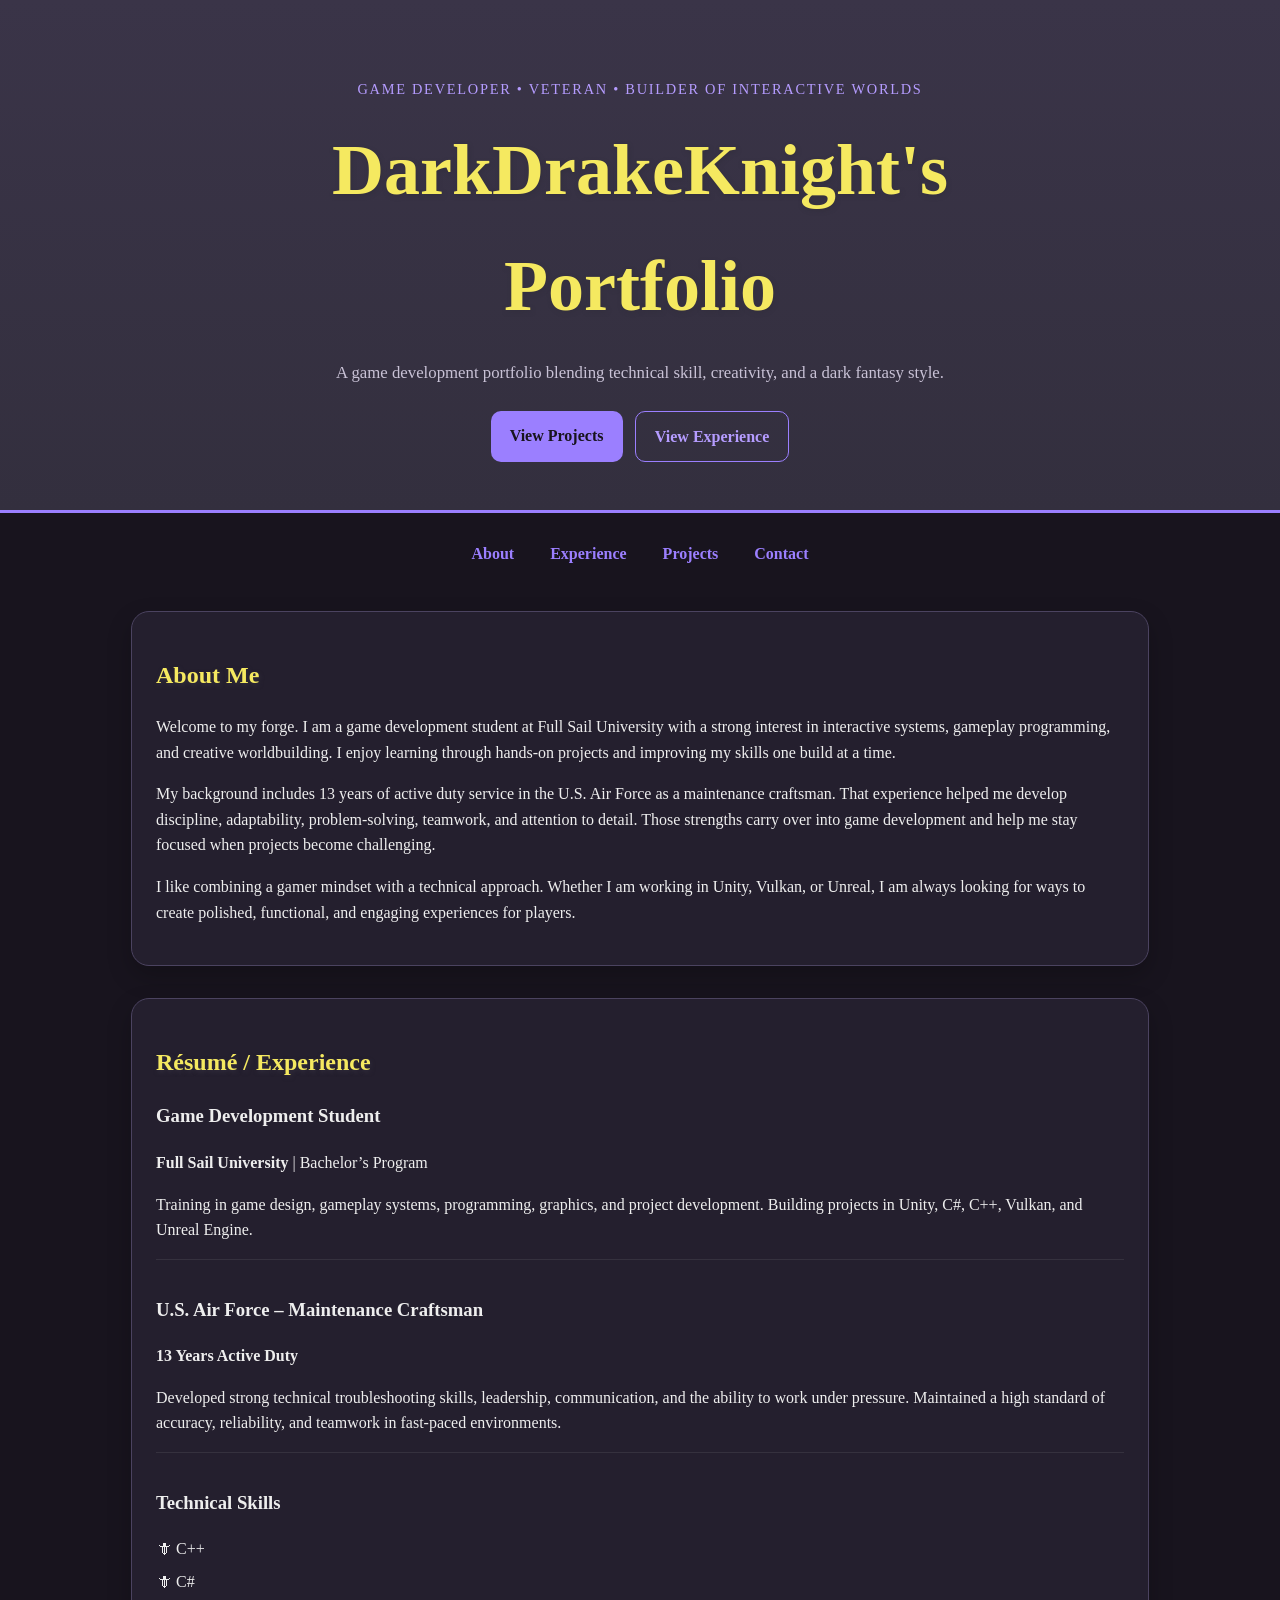
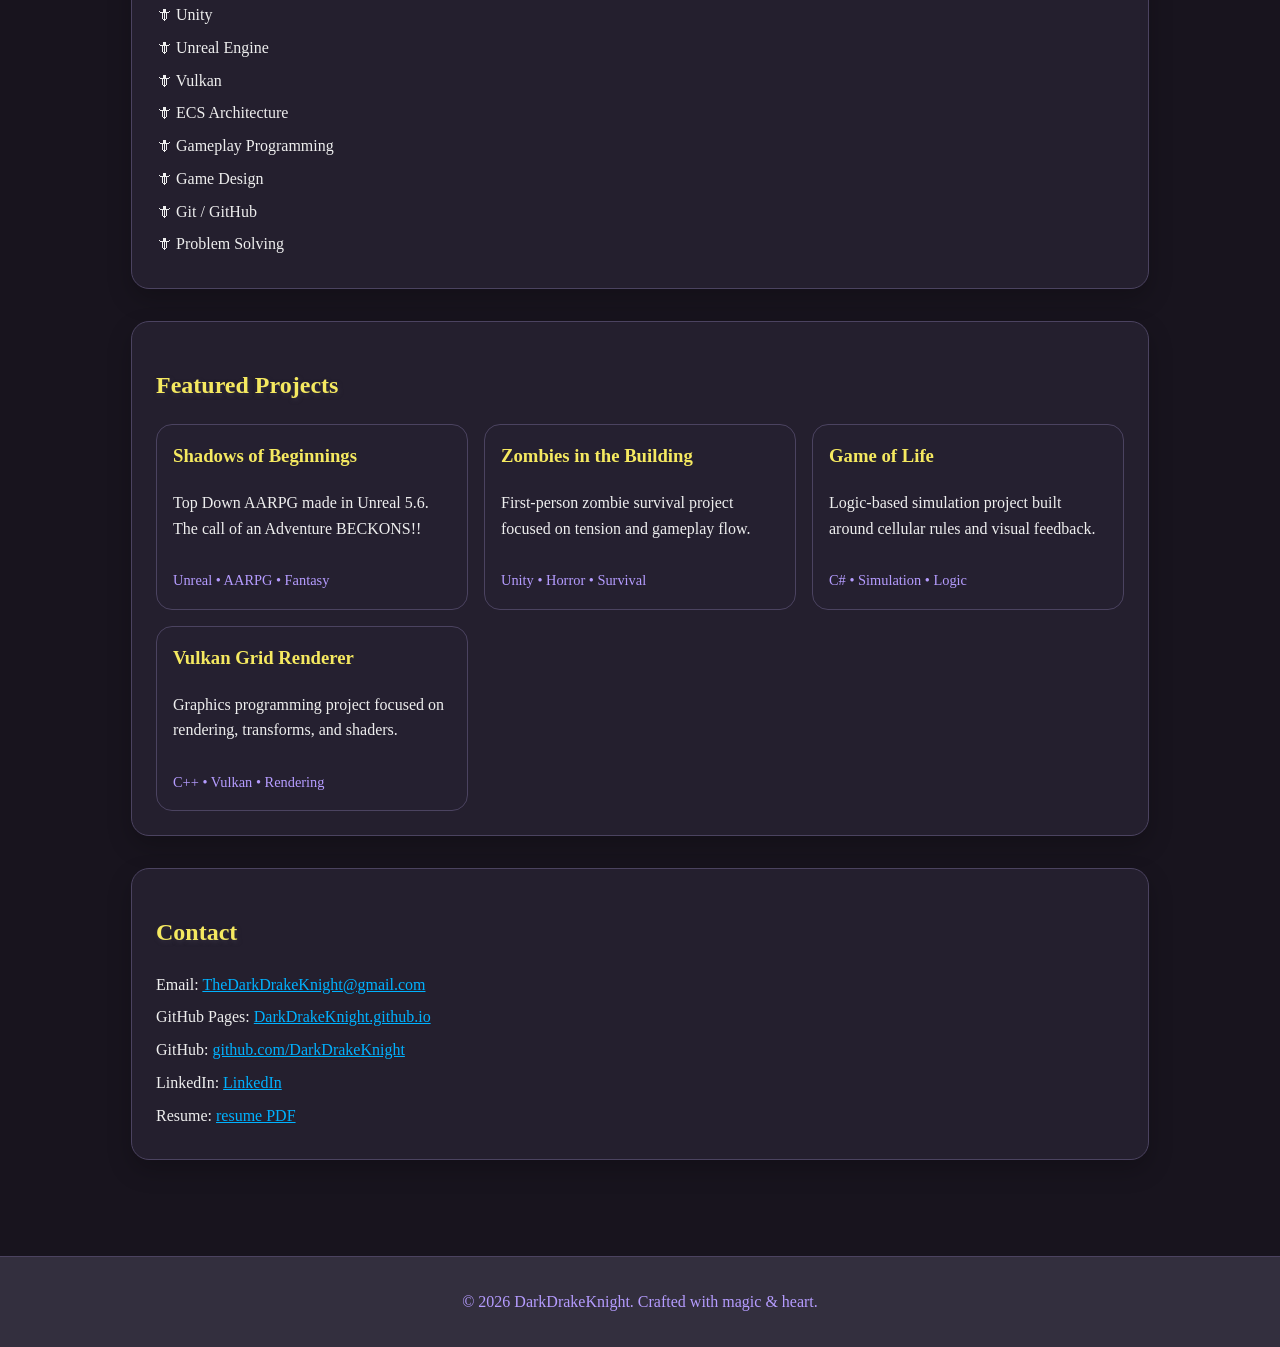
<file: index.html>
<!DOCTYPE html>
<html lang="en">
<head>
  <meta charset="UTF-8">
  <title>DarkDrakeKnight | Game Developer Portfolio</title>
  <link rel="stylesheet" href="style.css">
  <meta name="viewport" content="width=device-width, initial-scale=1.0">
</head>
<body>
  <header class="hero">
    <div class="hero-content">
      <p class="eyebrow">Game Developer • Veteran • Builder of Interactive Worlds</p>
      <h1>DarkDrakeKnight's Portfolio</h1>
      <p class="hero-subtitle">
        A game development portfolio blending technical skill, creativity, and a dark fantasy style.
      </p>
      <div class="hero-buttons">
        <a class="button" href="projects.html">View Projects</a>
        <a class="button secondary" href="#resume">View Experience</a>
      </div>
    </div>
  </header>

  <nav>
    <a href="#about">About</a>
    <a href="#resume">Experience</a>
    <a href="projects.html">Projects</a>
    <a href="#contact">Contact</a>
  </nav>

  <main>
    <section id="about" class="panel">
      <h2>About Me</h2>
      <p>
        Welcome to my forge. I am a game development student at Full Sail University with a strong interest in
        interactive systems, gameplay programming, and creative worldbuilding. I enjoy learning through hands-on
        projects and improving my skills one build at a time.
      </p>
      <p>
        My background includes 13 years of active duty service in the U.S. Air Force as a maintenance craftsman.
        That experience helped me develop discipline, adaptability, problem-solving, teamwork, and attention to detail.
        Those strengths carry over into game development and help me stay focused when projects become challenging.
      </p>
      <p>
        I like combining a gamer mindset with a technical approach. Whether I am working in Unity, Vulkan, or Unreal,
        I am always looking for ways to create polished, functional, and engaging experiences for players.
      </p>
    </section>

    <section id="resume" class="panel">
      <h2>Résumé / Experience</h2>
      <div class="resume-block">
        <h3>Game Development Student</h3>
        <p><strong>Full Sail University</strong> | Bachelor’s Program</p>
        <p>
          Training in game design, gameplay systems, programming, graphics, and project development.
          Building projects in Unity, C#, C++, Vulkan, and Unreal Engine.
        </p>
      </div>

      <div class="resume-block">
        <h3>U.S. Air Force – Maintenance Craftsman</h3>
        <p><strong>13 Years Active Duty</strong></p>
        <p>
          Developed strong technical troubleshooting skills, leadership, communication, and the ability to work under pressure.
          Maintained a high standard of accuracy, reliability, and teamwork in fast-paced environments.
        </p>
      </div>

      <div class="resume-block">
        <h3>Technical Skills</h3>
        <ul class="skill-list">
          <li>C++</li>
          <li>C#</li>
          <li>Unity</li>
          <li>Unreal Engine</li>
          <li>Vulkan</li>
          <li>ECS Architecture</li>
          <li>Gameplay Programming</li>
          <li>Game Design</li>
          <li>Git / GitHub</li>
          <li>Problem Solving</li>
        </ul>
      </div>
    </section>

    <section id="featured-projects" class="panel">
      <h2>Featured Projects</h2>
      <div class="project-grid">
        <a class="project-card" href="projects/shadows-of-beginnings.html">
          <h3>Shadows of Beginnings</h3>
          <p>Top Down AARPG made in Unreal 5.6. The call of an Adventure BECKONS!!</p>
          <span>Unreal • AARPG • Fantasy</span>
        </a>
        
        <a class="project-card" href="projects/zombies-in-the-building.html">
          <h3>Zombies in the Building</h3>
          <p>First-person zombie survival project focused on tension and gameplay flow.</p>
          <span>Unity • Horror • Survival</span>
        </a>

        <a class="project-card" href="projects/game-of-life.html">
          <h3>Game of Life</h3>
          <p>Logic-based simulation project built around cellular rules and visual feedback.</p>
          <span>C# • Simulation • Logic</span>
        </a>

        <a class="project-card" href="projects/vulkan-line-drawing.html">
          <h3>Vulkan Grid Renderer</h3>
          <p>Graphics programming project focused on rendering, transforms, and shaders.</p>
          <span>C++ • Vulkan • Rendering</span>
        </a>
      </div>
    </section>

    <section id="contact" class="panel">
      <h2>Contact</h2>
      <ul class="contact-list">
        <li>Email: <a href="mailto:TheDarkDrakeKnight@gmail.com">TheDarkDrakeKnight@gmail.com</a></li>
        <li>GitHub Pages: <a href="https://darkdrakeknight.github.io/TheDarkDrakeKnight/">DarkDrakeKnight.github.io</a></li>
        <li>GitHub: <a href="https://github.com/DarkDrakeKnight">github.com/DarkDrakeKnight</a></li>
        <li>LinkedIn: <a href="https://www.linkedin.com/in/cody-ewest-276292349/">LinkedIn</a></li>
        <li>Resume: <a href="CodyEwestResume.pdf">resume PDF</a></li>
      </ul>
    </section>
  </main>

  <footer>
    <p>&copy; 2026 DarkDrakeKnight. Crafted with magic &amp; heart.</p>
  </footer>
</body>
</html>
</file>
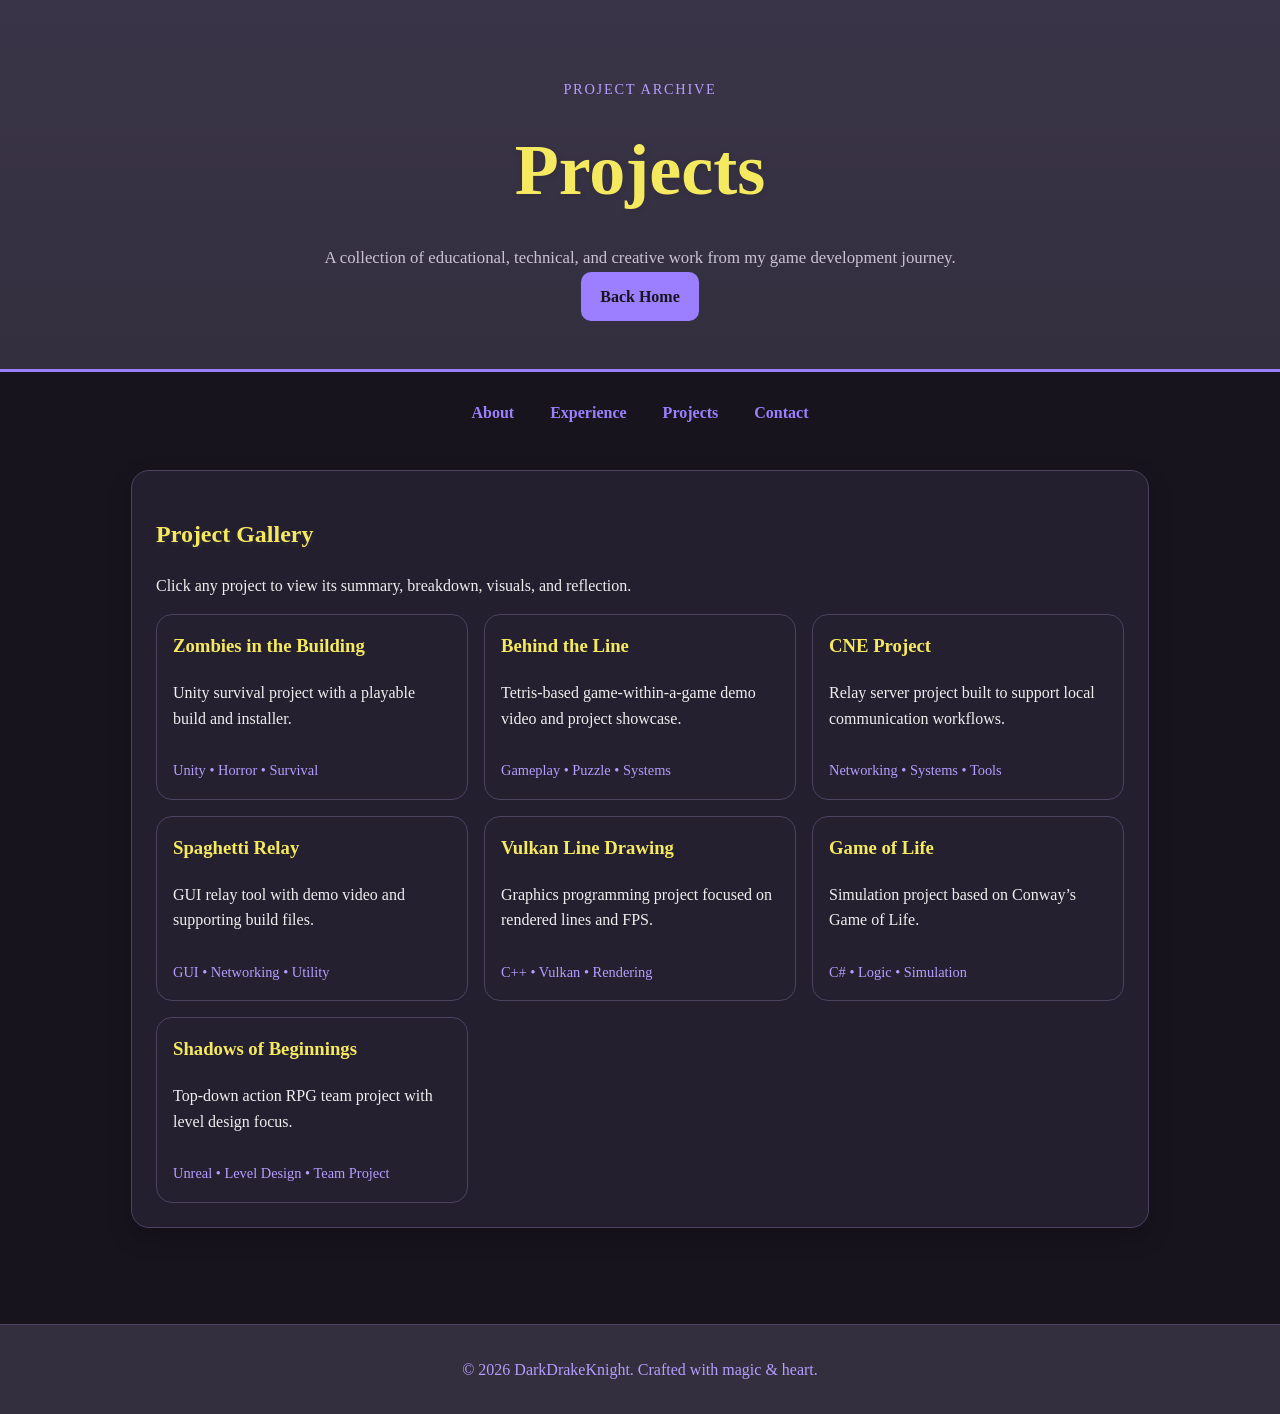
<file: projects.html>
<!DOCTYPE html>
<html lang="en">
<head>
  <meta charset="UTF-8">
  <title>Projects | DarkDrakeKnight's Portfolio</title>
  <link rel="stylesheet" href="style.css">
  <meta name="viewport" content="width=device-width, initial-scale=1.0">
</head>
<body>
  <header class="hero">
    <div class="hero-content">
      <p class="eyebrow">Project Archive</p>
      <h1>Projects</h1>
      <p class="hero-subtitle">
        A collection of educational, technical, and creative work from my game development journey.
      </p>
      <a class="button" href="index.html">Back Home</a>
    </div>
  </header>

  <nav>
    <a href="index.html#about">About</a>
    <a href="index.html#resume">Experience</a>
    <a href="projects.html">Projects</a>
    <a href="index.html#contact">Contact</a>
  </nav>

  <main>
    <section class="panel">
      <h2>Project Gallery</h2>
      <p>Click any project to view its summary, breakdown, visuals, and reflection.</p>

      <div class="project-grid">
        <a class="project-card" href="projects/zombies-in-the-building.html">
          <h3>Zombies in the Building</h3>
          <p>Unity survival project with a playable build and installer.</p>
          <span>Unity • Horror • Survival</span>
        </a>

        <a class="project-card" href="projects/behind-the-line.html">
          <h3>Behind the Line</h3>
          <p>Tetris-based game-within-a-game demo video and project showcase.</p>
          <span>Gameplay • Puzzle • Systems</span>
        </a>

        <a class="project-card" href="projects/cne-project.html">
          <h3>CNE Project</h3>
          <p>Relay server project built to support local communication workflows.</p>
          <span>Networking • Systems • Tools</span>
        </a>

        <a class="project-card" href="projects/spaghetti-relay.html">
          <h3>Spaghetti Relay</h3>
          <p>GUI relay tool with demo video and supporting build files.</p>
          <span>GUI • Networking • Utility</span>
        </a>

        <a class="project-card" href="projects/vulkan-line-drawing.html">
          <h3>Vulkan Line Drawing</h3>
          <p>Graphics programming project focused on rendered lines and FPS.</p>
          <span>C++ • Vulkan • Rendering</span>
        </a>

        <a class="project-card" href="projects/game-of-life.html">
          <h3>Game of Life</h3>
          <p>Simulation project based on Conway’s Game of Life.</p>
          <span>C# • Logic • Simulation</span>
        </a>

        <a class="project-card" href="projects/shadows-of-beginnings.html">
          <h3>Shadows of Beginnings</h3>
          <p>Top-down action RPG team project with level design focus.</p>
          <span>Unreal • Level Design • Team Project</span>
        </a>
      </div>
    </section>
  </main>

  <footer>
    <p>&copy; 2026 DarkDrakeKnight. Crafted with magic &amp; heart.</p>
  </footer>
</body>
</html>
</file>
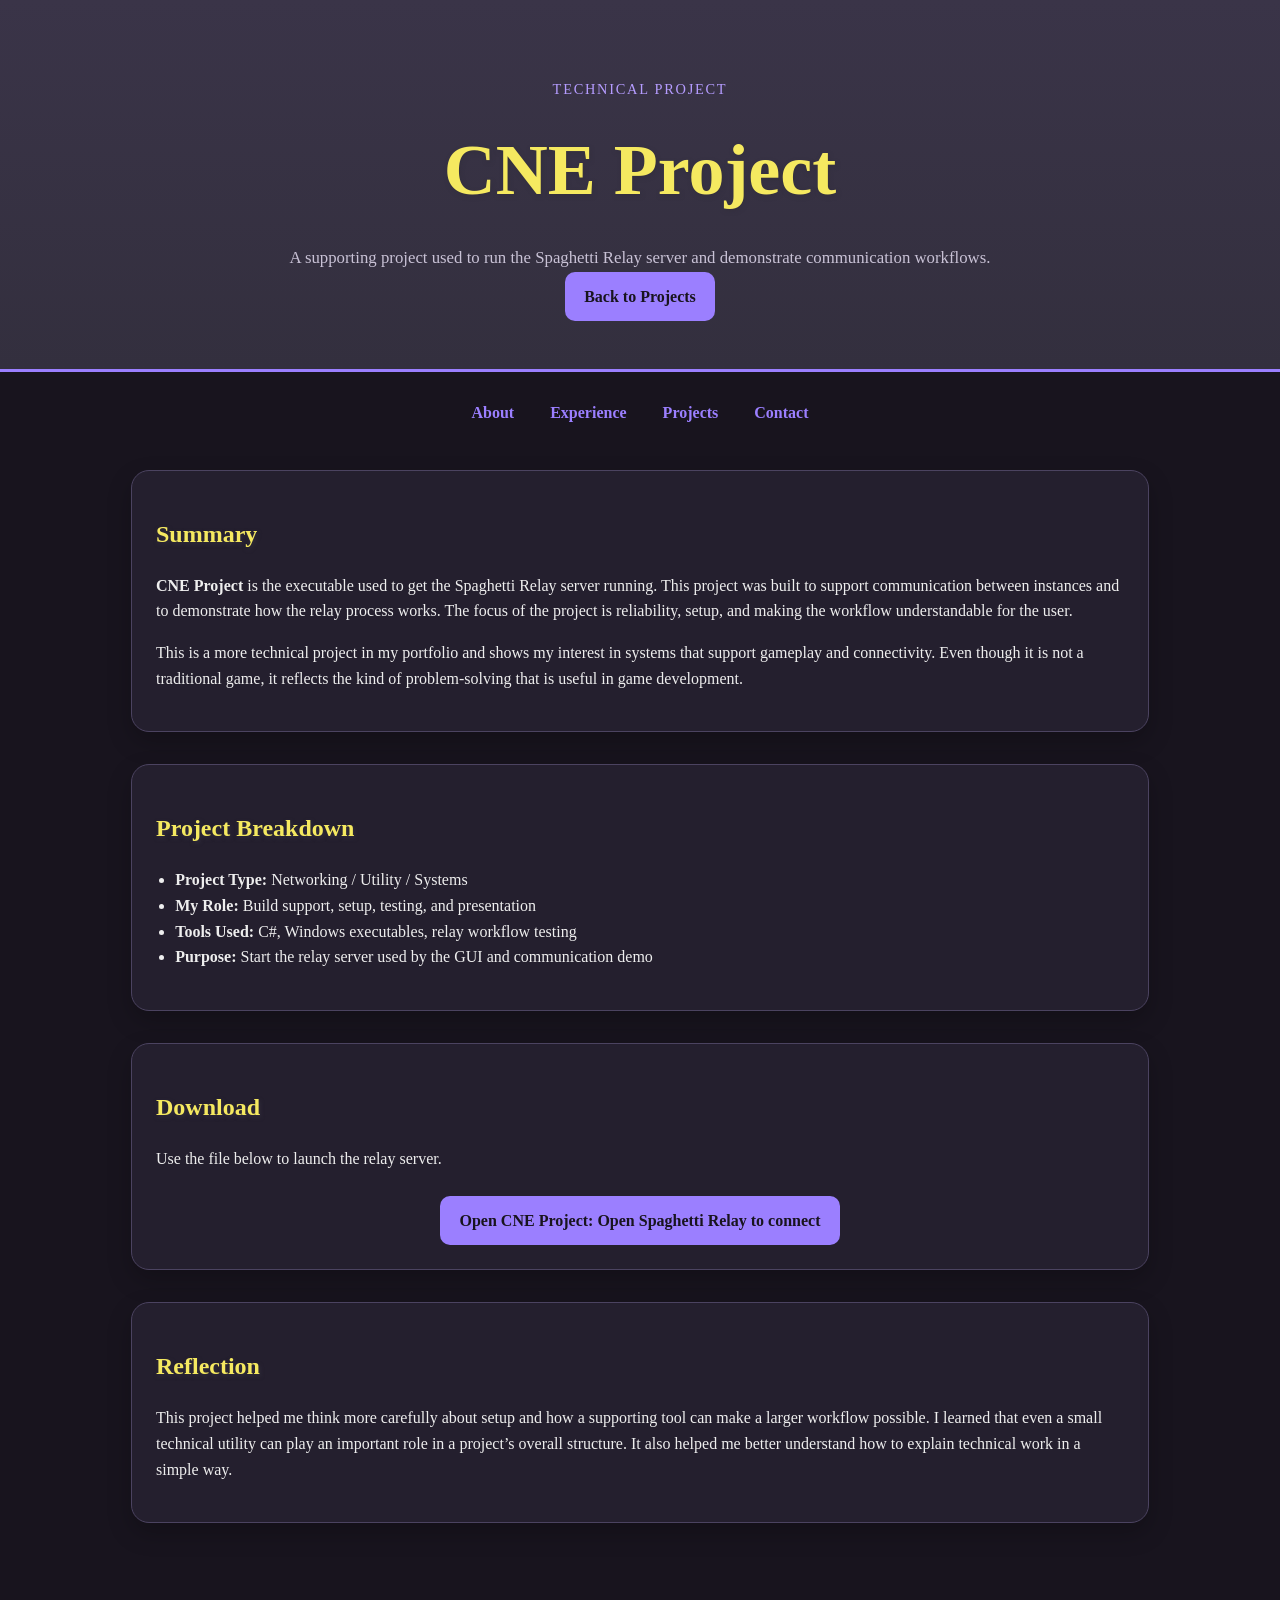
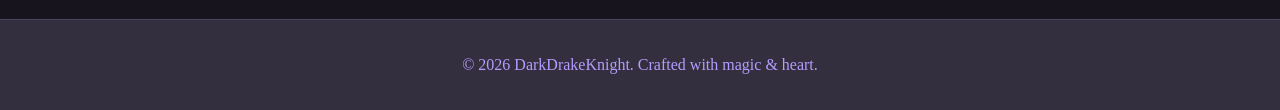
<file: projects/cne-project.html>
<!DOCTYPE html>
<html lang="en">
<head>
  <meta charset="UTF-8">
  <title>CNE Project | DarkDrakeKnight's Portfolio</title>
  <link rel="stylesheet" href="../style.css">
  <meta name="viewport" content="width=device-width, initial-scale=1.0">
</head>
<body>
  <header class="hero">
    <div class="hero-content">
      <p class="eyebrow">Technical Project</p>
      <h1>CNE Project</h1>
      <p class="hero-subtitle">
        A supporting project used to run the Spaghetti Relay server and demonstrate communication workflows.
      </p>
      <a class="button" href="../projects.html">Back to Projects</a>
    </div>
  </header>

  <nav>
    <a href="../index.html#about">About</a>
    <a href="../index.html#resume">Experience</a>
    <a href="../projects.html">Projects</a>
    <a href="../index.html#contact">Contact</a>
  </nav>

  <main>
    <section class="panel">
      <h2>Summary</h2>
      <p>
        <strong>CNE Project</strong> is the executable used to get the Spaghetti Relay server running.
        This project was built to support communication between instances and to demonstrate how the relay process works.
        The focus of the project is reliability, setup, and making the workflow understandable for the user.
      </p>
      <p>
        This is a more technical project in my portfolio and shows my interest in systems that support gameplay and connectivity.
        Even though it is not a traditional game, it reflects the kind of problem-solving that is useful in game development.
      </p>
    </section>

    <section class="panel">
      <h2>Project Breakdown</h2>
      <ul>
        <li><strong>Project Type:</strong> Networking / Utility / Systems</li>
        <li><strong>My Role:</strong> Build support, setup, testing, and presentation</li>
        <li><strong>Tools Used:</strong> C#, Windows executables, relay workflow testing</li>
        <li><strong>Purpose:</strong> Start the relay server used by the GUI and communication demo</li>
      </ul>
    </section>

    <section class="panel">
      <h2>Download</h2>
      <p>Use the file below to launch the relay server.</p>
      <div class="hero-buttons">
        <a class="button" href="../downloads/CNEProject.exe" download>Open CNE Project: Open Spaghetti Relay to connect</a>
      </div>
    </section>

    <section class="panel">
      <h2>Reflection</h2>
      <p>
        This project helped me think more carefully about setup and how a supporting tool can make a larger workflow possible.
        I learned that even a small technical utility can play an important role in a project’s overall structure.
        It also helped me better understand how to explain technical work in a simple way.
      </p>
    </section>
  </main>

  <footer>
    <p>&copy; 2026 DarkDrakeKnight. Crafted with magic &amp; heart.</p>
  </footer>
</body>
</html>
</file>
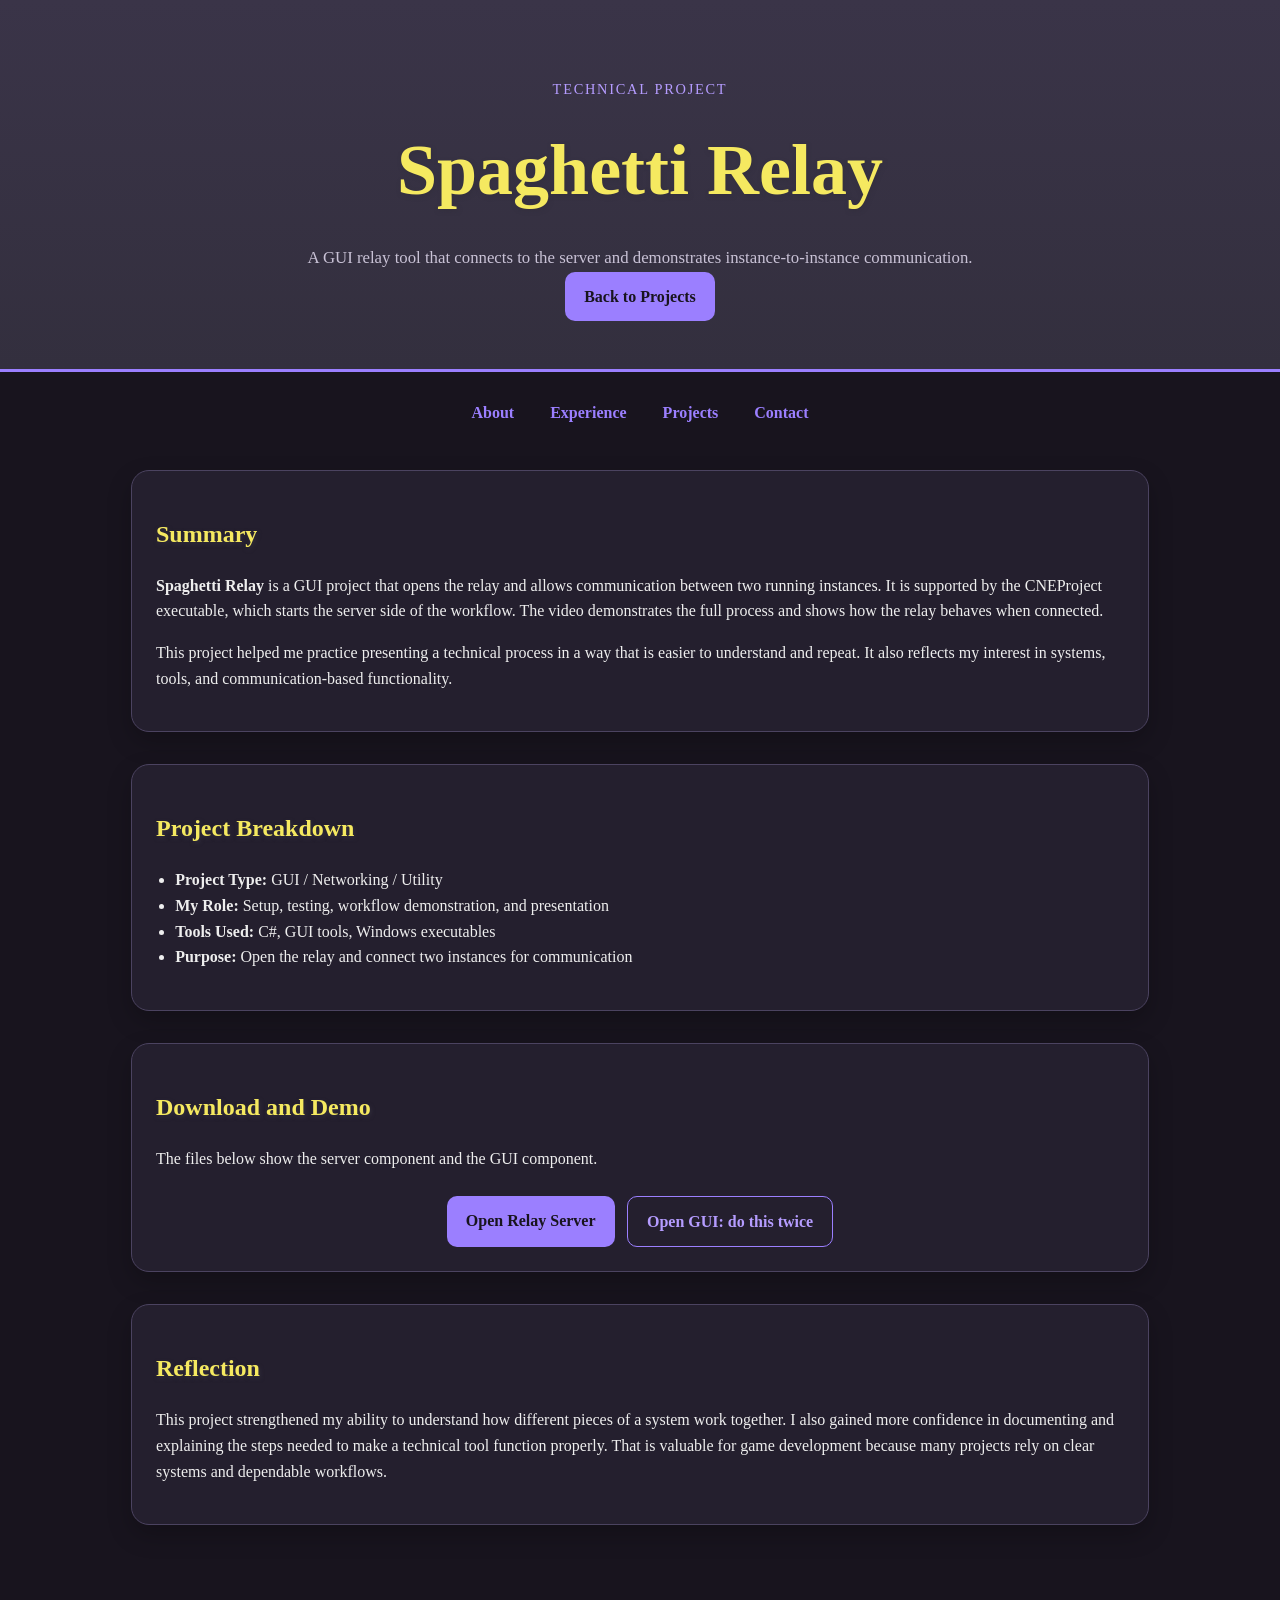
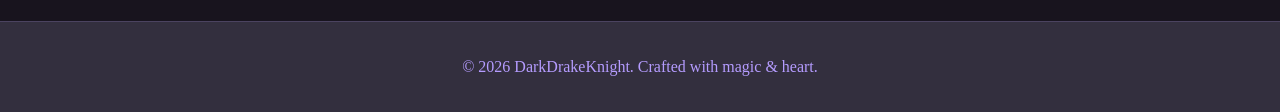
<file: projects/spaghetti-relay.html>
<!DOCTYPE html>
<html lang="en">
<head>
  <meta charset="UTF-8">
  <title>Spaghetti Relay | DarkDrakeKnight's Portfolio</title>
  <link rel="stylesheet" href="../style.css">
  <meta name="viewport" content="width=device-width, initial-scale=1.0">
</head>
<body>
  <header class="hero">
    <div class="hero-content">
      <p class="eyebrow">Technical Project</p>
      <h1>Spaghetti Relay</h1>
      <p class="hero-subtitle">
        A GUI relay tool that connects to the server and demonstrates instance-to-instance communication.
      </p>
      <a class="button" href="../projects.html">Back to Projects</a>
    </div>
  </header>

  <nav>
    <a href="../index.html#about">About</a>
    <a href="../index.html#resume">Experience</a>
    <a href="../projects.html">Projects</a>
    <a href="../index.html#contact">Contact</a>
  </nav>

  <main>
    <section class="panel">
      <h2>Summary</h2>
      <p>
        <strong>Spaghetti Relay</strong> is a GUI project that opens the relay and allows communication between
        two running instances. It is supported by the CNEProject executable, which starts the server side of the workflow.
        The video demonstrates the full process and shows how the relay behaves when connected.
      </p>
      <p>
        This project helped me practice presenting a technical process in a way that is easier to understand and repeat.
        It also reflects my interest in systems, tools, and communication-based functionality.
      </p>
    </section>

    <section class="panel">
      <h2>Project Breakdown</h2>
      <ul>
        <li><strong>Project Type:</strong> GUI / Networking / Utility</li>
        <li><strong>My Role:</strong> Setup, testing, workflow demonstration, and presentation</li>
        <li><strong>Tools Used:</strong> C#, GUI tools, Windows executables</li>
        <li><strong>Purpose:</strong> Open the relay and connect two instances for communication</li>
      </ul>
    </section>

    <section class="panel">
      <h2>Download and Demo</h2>
      <p>The files below show the server component and the GUI component.</p>
      <div class="hero-buttons">
        <a class="button" href="../downloads/CNEProject.exe" download>Open Relay Server</a>
        <a class="button secondary" href="../downloads/Spaghetti Relay GUI.exe" download>Open GUI: do this twice</a>
      </div>

    </section>

    <section class="panel">
      <h2>Reflection</h2>
      <p>
        This project strengthened my ability to understand how different pieces of a system work together.
        I also gained more confidence in documenting and explaining the steps needed to make a technical tool function properly.
        That is valuable for game development because many projects rely on clear systems and dependable workflows.
      </p>
    </section>
  </main>

  <footer>
    <p>&copy; 2026 DarkDrakeKnight. Crafted with magic &amp; heart.</p>
  </footer>
</body>
</html>
</file>
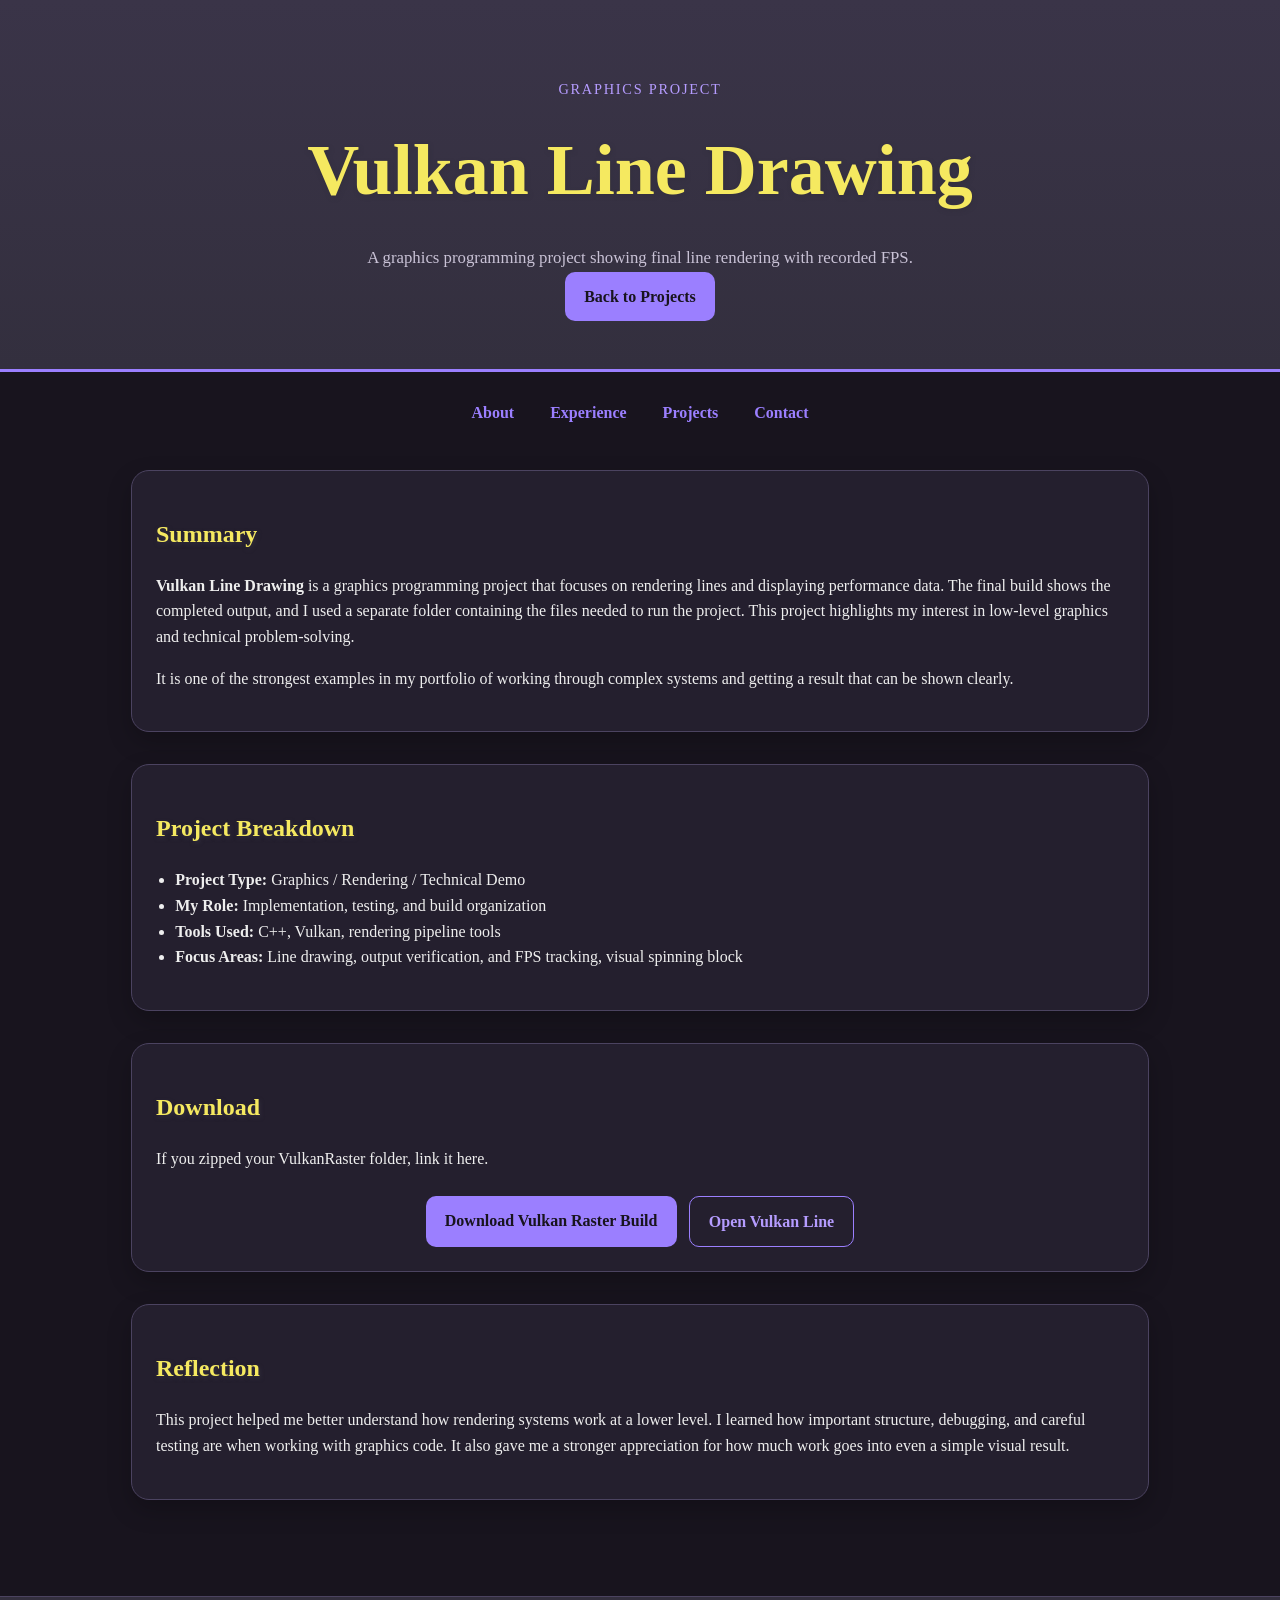
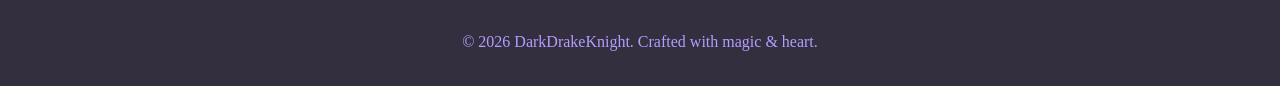
<file: projects/vulkan-line-drawing.html>
<!DOCTYPE html>
<html lang="en">
<head>
  <meta charset="UTF-8">
  <title>Vulkan Line Drawing | DarkDrakeKnight's Portfolio</title>
  <link rel="stylesheet" href="../style.css">
  <meta name="viewport" content="width=device-width, initial-scale=1.0">
</head>
<body>
  <header class="hero">
    <div class="hero-content">
      <p class="eyebrow">Graphics Project</p>
      <h1>Vulkan Line Drawing</h1>
      <p class="hero-subtitle">
        A graphics programming project showing final line rendering with recorded FPS.
      </p>
      <a class="button" href="../projects.html">Back to Projects</a>
    </div>
  </header>

  <nav>
    <a href="../index.html#about">About</a>
    <a href="../index.html#resume">Experience</a>
    <a href="../projects.html">Projects</a>
    <a href="../index.html#contact">Contact</a>
  </nav>

  <main>
    <section class="panel">
      <h2>Summary</h2>
      <p>
        <strong>Vulkan Line Drawing</strong> is a graphics programming project that focuses on rendering lines and displaying performance data.
        The final build shows the completed output, and I used a separate folder containing the files needed to run the project.
        This project highlights my interest in low-level graphics and technical problem-solving.
      </p>
      <p>
        It is one of the strongest examples in my portfolio of working through complex systems and getting a result that can be shown clearly.
      </p>
    </section>

    <section class="panel">
      <h2>Project Breakdown</h2>
      <ul>
        <li><strong>Project Type:</strong> Graphics / Rendering / Technical Demo</li>
        <li><strong>My Role:</strong> Implementation, testing, and build organization</li>
        <li><strong>Tools Used:</strong> C++, Vulkan, rendering pipeline tools</li>
        <li><strong>Focus Areas:</strong> Line drawing, output verification, and FPS tracking, visual spinning block</li>
      </ul>
    </section>

    <section class="panel">
      <h2>Download</h2>
      <p>
        If you zipped your VulkanRaster folder, link it here.
      </p>
      <div class="hero-buttons">
        <a class="button" href="../downloads/VulkanRaster.zip" download>Download Vulkan Raster Build</a>
        <a class="button secondary" href="../downloads/VulkanLineDrawing.exe" download>Open Vulkan Line</a>
      </div>
    </section>


    <section class="panel">
      <h2>Reflection</h2>
      <p>
        This project helped me better understand how rendering systems work at a lower level.
        I learned how important structure, debugging, and careful testing are when working with graphics code.
        It also gave me a stronger appreciation for how much work goes into even a simple visual result.
      </p>
    </section>
  </main>

  <footer>
    <p>&copy; 2026 DarkDrakeKnight. Crafted with magic &amp; heart.</p>
  </footer>
</body>
</html>
</file>
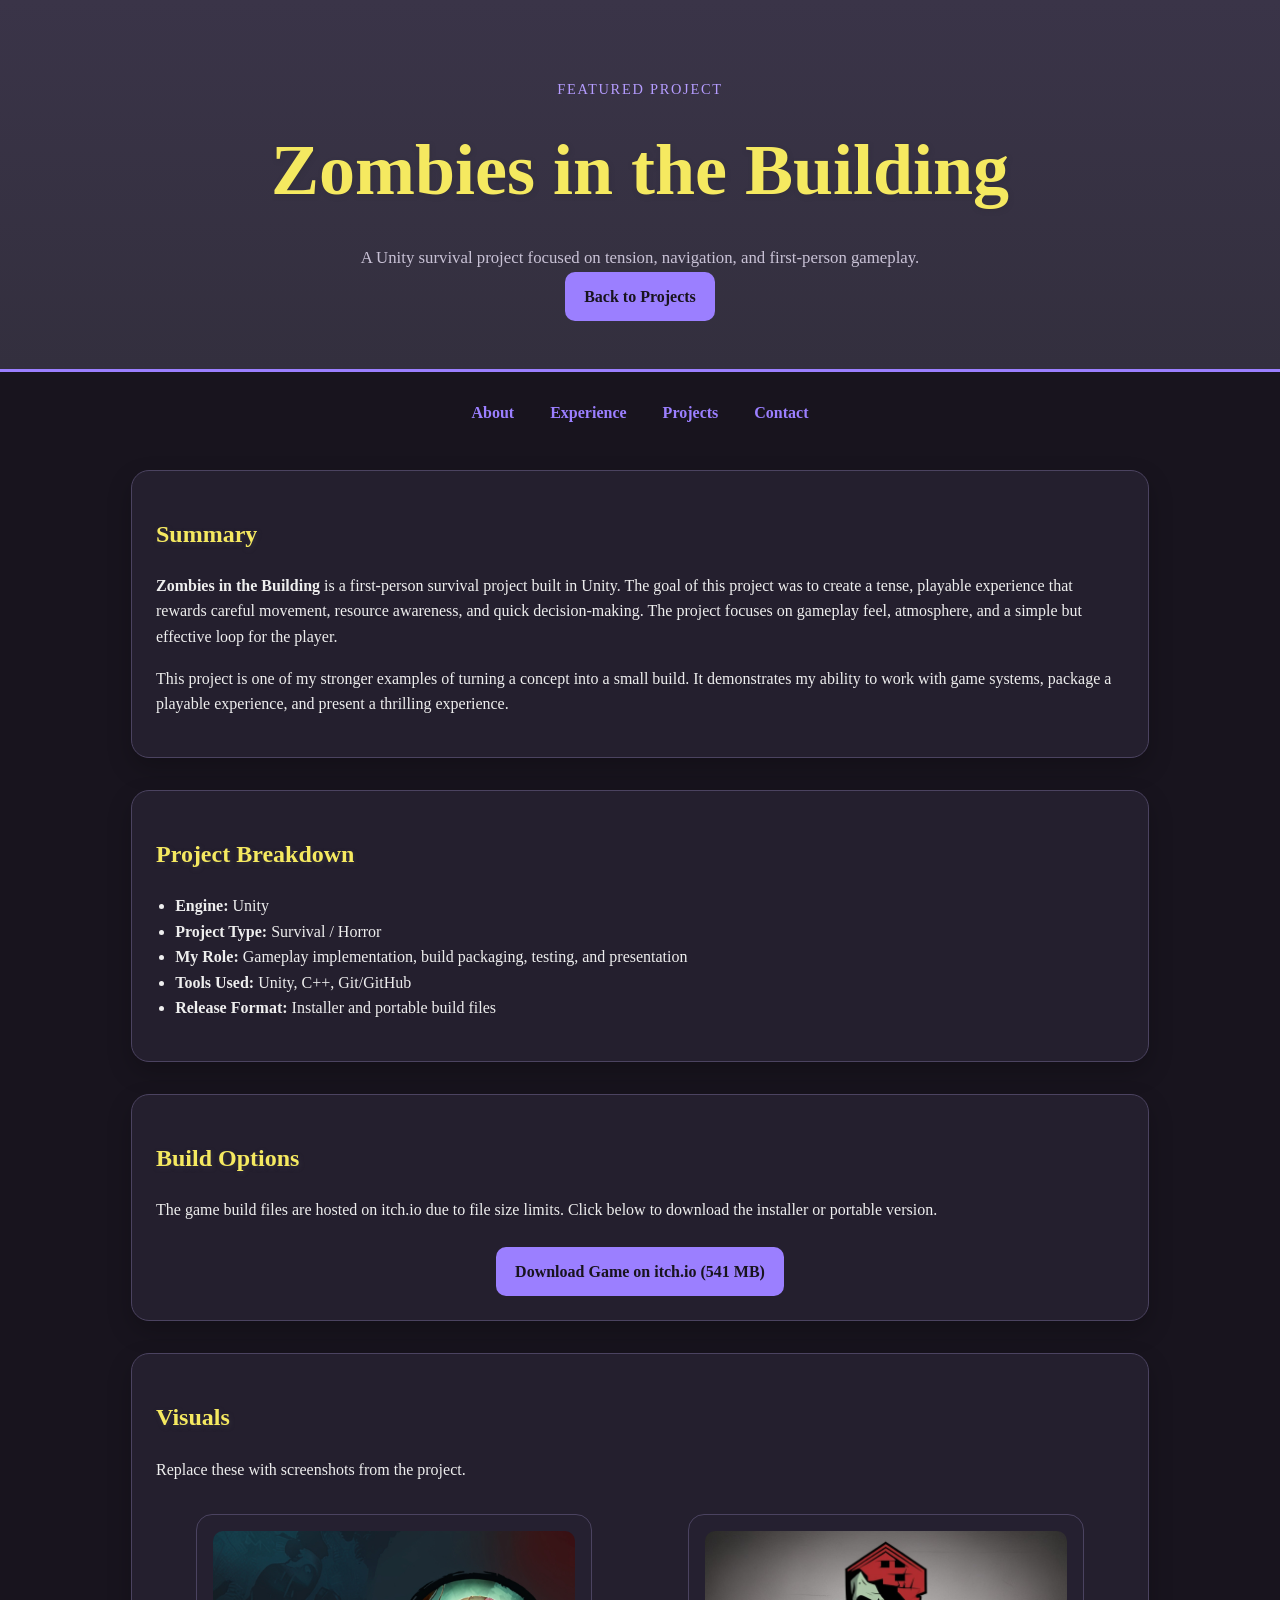
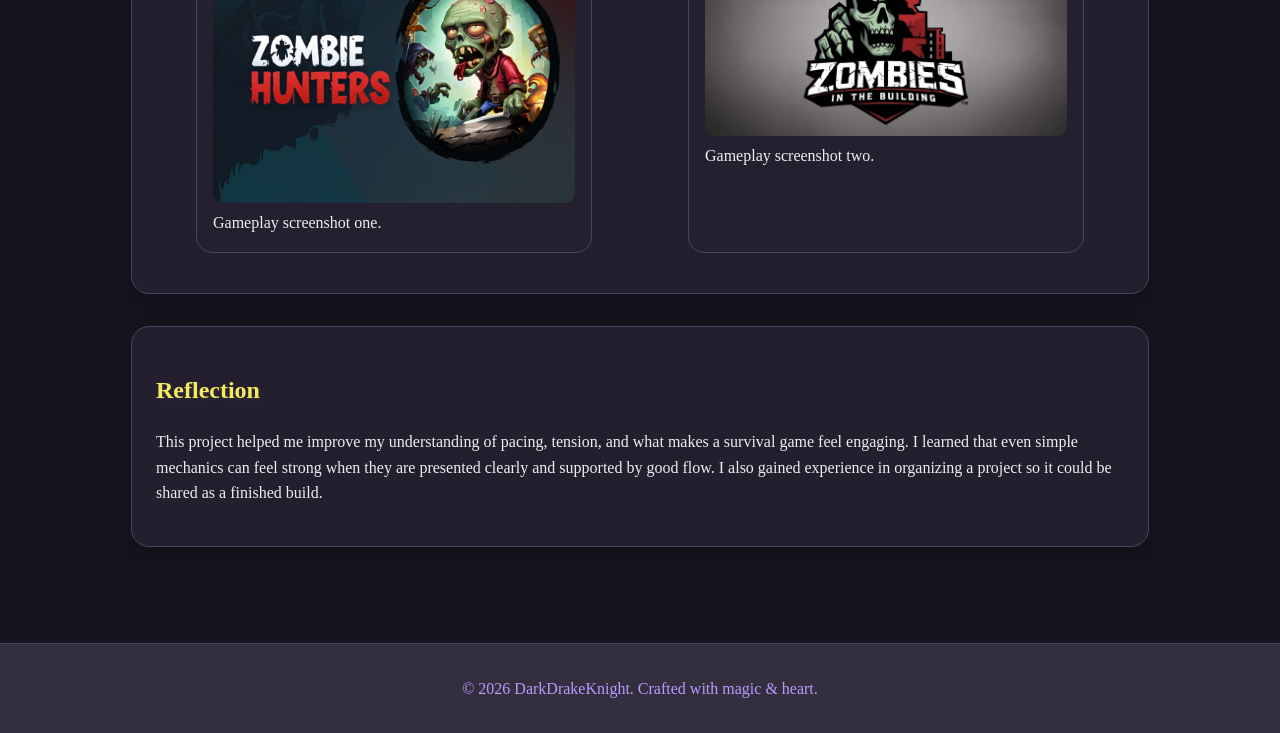
<file: projects/zombies-in-the-building.html>
<!DOCTYPE html>
<html lang="en">
<head>
  <meta charset="UTF-8">
  <title>Zombies in the Building | DarkDrakeKnight's Portfolio</title>
  <link rel="stylesheet" href="../style.css">
  <meta name="viewport" content="width=device-width, initial-scale=1.0">
</head>
<body>
  <header class="hero">
    <div class="hero-content">
      <p class="eyebrow">Featured Project</p>
      <h1>Zombies in the Building</h1>
      <p class="hero-subtitle">
        A Unity survival project focused on tension, navigation, and first-person gameplay.
      </p>
      <a class="button" href="../projects.html">Back to Projects</a>
    </div>
  </header>

  <nav>
    <a href="../index.html#about">About</a>
    <a href="../index.html#resume">Experience</a>
    <a href="../projects.html">Projects</a>
    <a href="../index.html#contact">Contact</a>
  </nav>

  <main>
    <section class="panel">
      <h2>Summary</h2>
      <p>
        <strong>Zombies in the Building</strong> is a first-person survival project built in Unity.
        The goal of this project was to create a tense, playable experience that rewards careful movement,
        resource awareness, and quick decision-making. The project focuses on gameplay feel, atmosphere,
        and a simple but effective loop for the player.
      </p>
      <p>
        This project is one of my stronger examples of turning a concept into a small build.
        It demonstrates my ability to work with game systems, package a playable experience, and present
        a thrilling experience.
      </p>
    </section>

    <section class="panel">
      <h2>Project Breakdown</h2>
      <ul>
        <li><strong>Engine:</strong> Unity</li>
        <li><strong>Project Type:</strong> Survival / Horror</li>
        <li><strong>My Role:</strong> Gameplay implementation, build packaging, testing, and presentation</li>
        <li><strong>Tools Used:</strong> Unity, C++, Git/GitHub</li>
        <li><strong>Release Format:</strong> Installer and portable build files</li>
      </ul>
    </section>

       <section class="panel">
      <h2>Build Options</h2>
      <p>
        The game build files are hosted on itch.io due to file size limits. Click below to download the installer or portable version.
      </p>
      <div class="hero-buttons">
        <!-- Links directly to your itch.io page for safe downloading -->
        <a class="button" href="https://thedarkdrakeknight.itch.io/zitb" target="_blank" rel="noopener noreferrer">
          Download Game on itch.io (541 MB)
        </a>
      </div>
    </section>

    <section class="panel">
      <h2>Visuals</h2>
      <p>Replace these with screenshots from the project.</p>

      <div class="project-grid">
        <figure class="project-card">
          <img src="../images/zitb-1.jpg" alt="Zombies in the Building screenshot 1" style="width:100%; border-radius:10px;">
          <figcaption>Gameplay screenshot one.</figcaption>
        </figure>

        <figure class="project-card">
          <img src="../images/zitb-2.jpg" alt="Zombies in the Building screenshot 2" style="width:100%; border-radius:10px;">
          <figcaption>Gameplay screenshot two.</figcaption>
        </figure>
      </div>
    </section>

    <section class="panel">
      <h2>Reflection</h2>
      <p>
        This project helped me improve my understanding of pacing, tension, and what makes a survival game feel engaging.
        I learned that even simple mechanics can feel strong when they are presented clearly and supported by good flow.
        I also gained experience in organizing a project so it could be shared as a finished build.
      </p>
    </section>
  </main>

  <footer>
    <p>&copy; 2026 DarkDrakeKnight. Crafted with magic &amp; heart.</p>
  </footer>
</body>
</html>
</file>
<file: style.css>
:root {
  --bg: #18141e;
  --panel: #252030;
  --panel-alt: #332f3e;
  --text: #eee;
  --muted: #c9c2d6;
  --accent: #9b7fff;
  --accent-light: #b59cff;
  --gold: #f5e960;
  --border: #4b4360;
  --link: #00b2ff;
}

* {
  box-sizing: border-box;
}

html {
  scroll-behavior: smooth;
}

body {
  background: var(--bg);
  color: var(--text);
  font-family: Georgia, serif;
  margin: 0;
  padding: 0;
  line-height: 1.6;
}

header.hero {
  text-align: center;
  padding: 4rem 1rem 3rem;
  background: linear-gradient(180deg, #3a3448 0%, var(--panel-alt) 100%);
  border-bottom: 3px solid var(--accent);
}

.hero-content {
  max-width: 900px;
  margin: 0 auto;
}

.eyebrow {
  letter-spacing: 0.12em;
  text-transform: uppercase;
  color: var(--accent-light);
  font-size: 0.9rem;
  margin-bottom: 0.75rem;
}

.hero h1,
h1,
h2 {
  color: var(--gold);
  text-shadow: 1px 2px 4px #332f3e;
}

.hero h1 {
  font-size: clamp(2.4rem, 6vw, 4.5rem);
  margin: 0;
}

.hero-subtitle {
  max-width: 720px;
  margin: 1rem auto 0;
  color: var(--muted);
  font-size: 1.05rem;
}

.hero-buttons {
  margin-top: 1.5rem;
  display: flex;
  gap: 0.75rem;
  justify-content: center;
  flex-wrap: wrap;
}

nav {
  text-align: center;
  margin: 1rem 0 0;
  padding: 0.75rem 1rem;
}

nav a {
  color: var(--accent);
  text-decoration: none;
  margin: 0 1em;
  font-weight: bold;
}

nav a:hover,
a:hover {
  color: var(--accent-light);
}

main {
  max-width: 1050px;
  margin: 2rem auto;
  padding: 0 1rem 2rem;
}

section {
  margin: 2rem 0;
}

.panel {
  background: rgba(37, 32, 48, 0.92);
  border: 1px solid var(--border);
  border-radius: 18px;
  padding: 1.5rem;
  box-shadow: 0 10px 24px rgba(0, 0, 0, 0.22);
}

footer {
  text-align: center;
  padding: 1rem 0;
  background: var(--panel-alt);
  color: var(--accent-light);
  border-top: 1px solid var(--border);
}

a {
  color: var(--link);
}

ul {
  padding-left: 1.2rem;
}

.skill-list,
.contact-list {
  list-style: none;
  padding-left: 0;
  margin: 0;
}

.skill-list li::before {
  content: "🗡 ";
}

.contact-list li,
.skill-list li {
  margin: 0.45rem 0;
}

.resume-block {
  margin-top: 1rem;
  padding-top: 1rem;
  border-top: 1px solid rgba(255, 255, 255, 0.08);
}

.resume-block:first-of-type {
  border-top: none;
  padding-top: 0;
}

.project-grid {
  display: grid;
  grid-template-columns: repeat(auto-fit, minmax(240px, 1fr));
  gap: 1rem;
  margin-top: 1rem;
}

.project-card {
  display: block;
  background: var(--panel);
  border: 1px solid var(--border);
  border-radius: 16px;
  padding: 1rem;
  text-decoration: none;
  color: var(--text);
  transition: transform 0.2s ease, border-color 0.2s ease;
}

.project-card:hover {
  transform: translateY(-4px);
  border-color: var(--accent);
}

.project-card h3 {
  margin-top: 0;
  color: var(--gold);
}

.project-card span {
  display: inline-block;
  margin-top: 0.75rem;
  color: var(--accent-light);
  font-size: 0.9rem;
}

.button {
  display: inline-block;
  padding: 0.75rem 1.2rem;
  background: var(--accent);
  color: #18141e;
  border-radius: 10px;
  text-decoration: none;
  font-weight: bold;
  border: none;
}

.button:hover {
  background: var(--accent-light);
  color: #18141e;
}

.button.secondary {
  background: transparent;
  color: var(--accent-light);
  border: 1px solid var(--accent);
}

.button.secondary:hover {
  background: rgba(155, 127, 255, 0.12);
}
</file>
